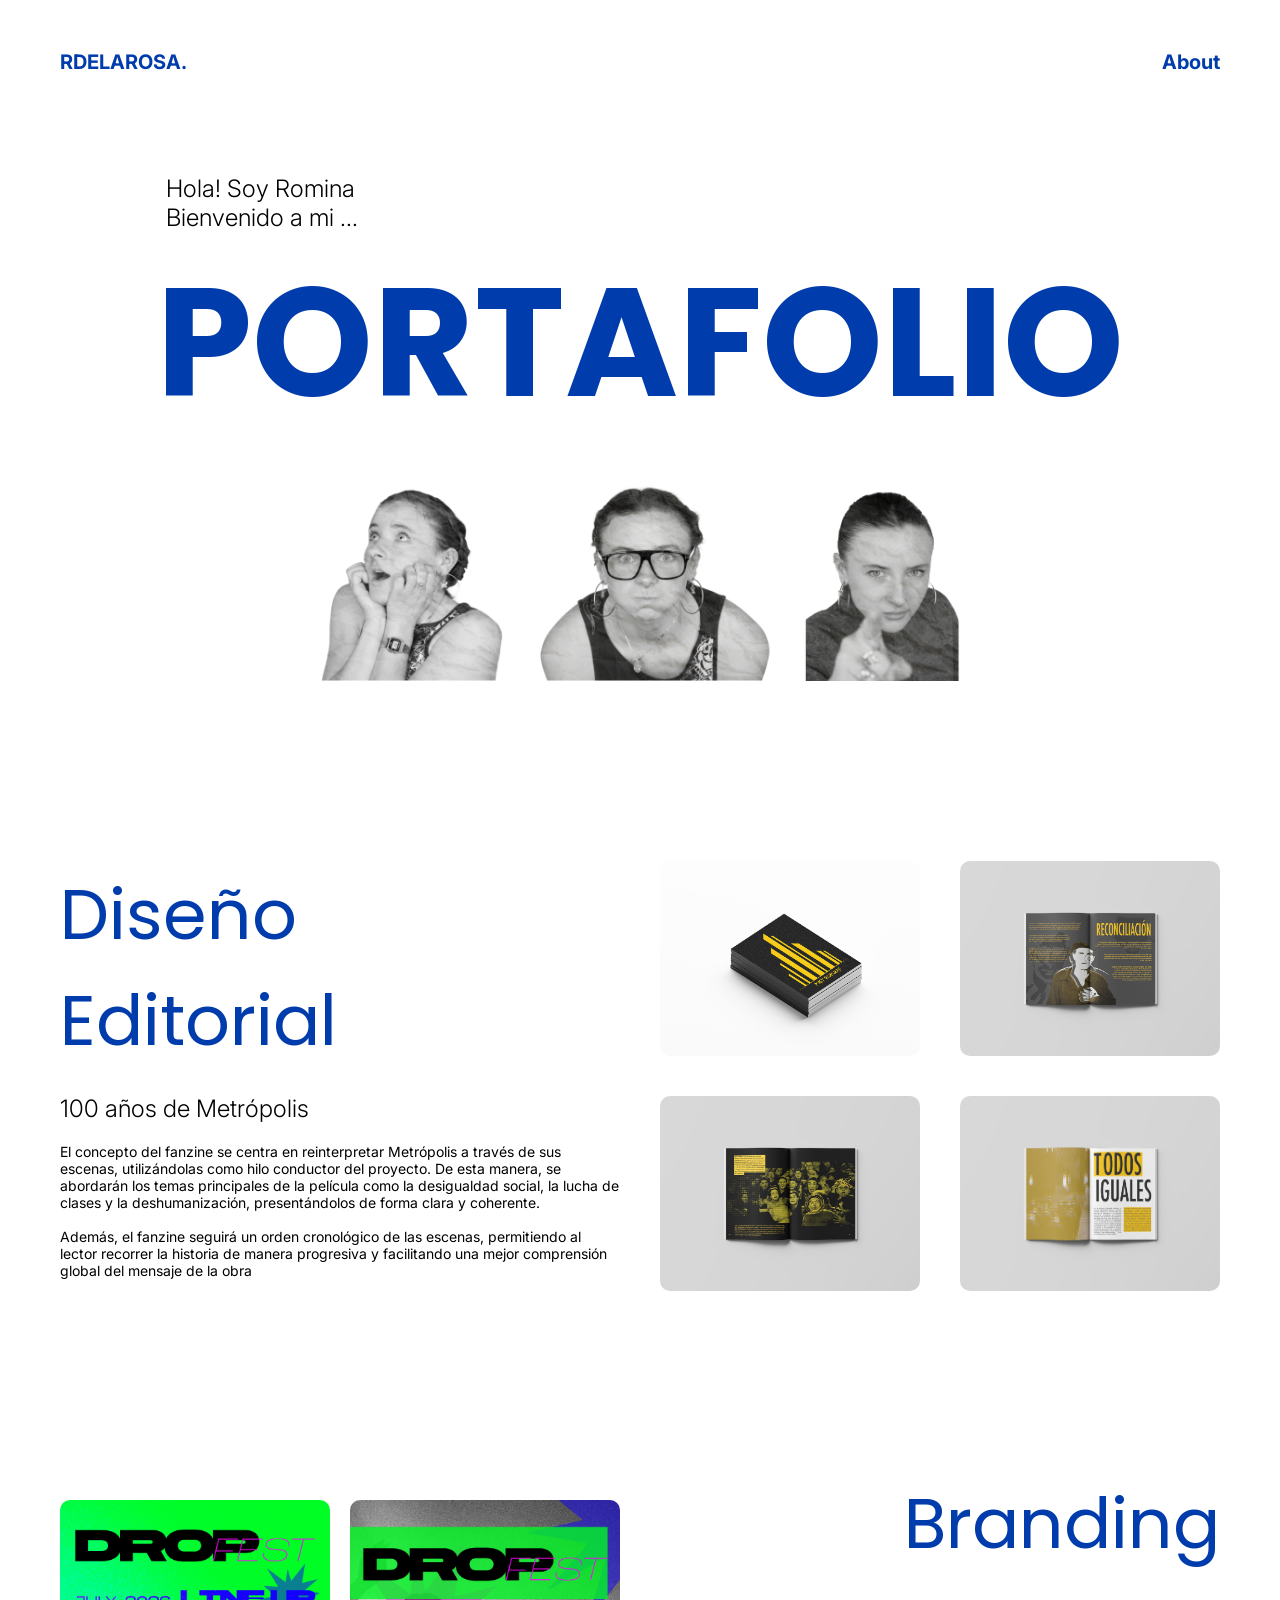
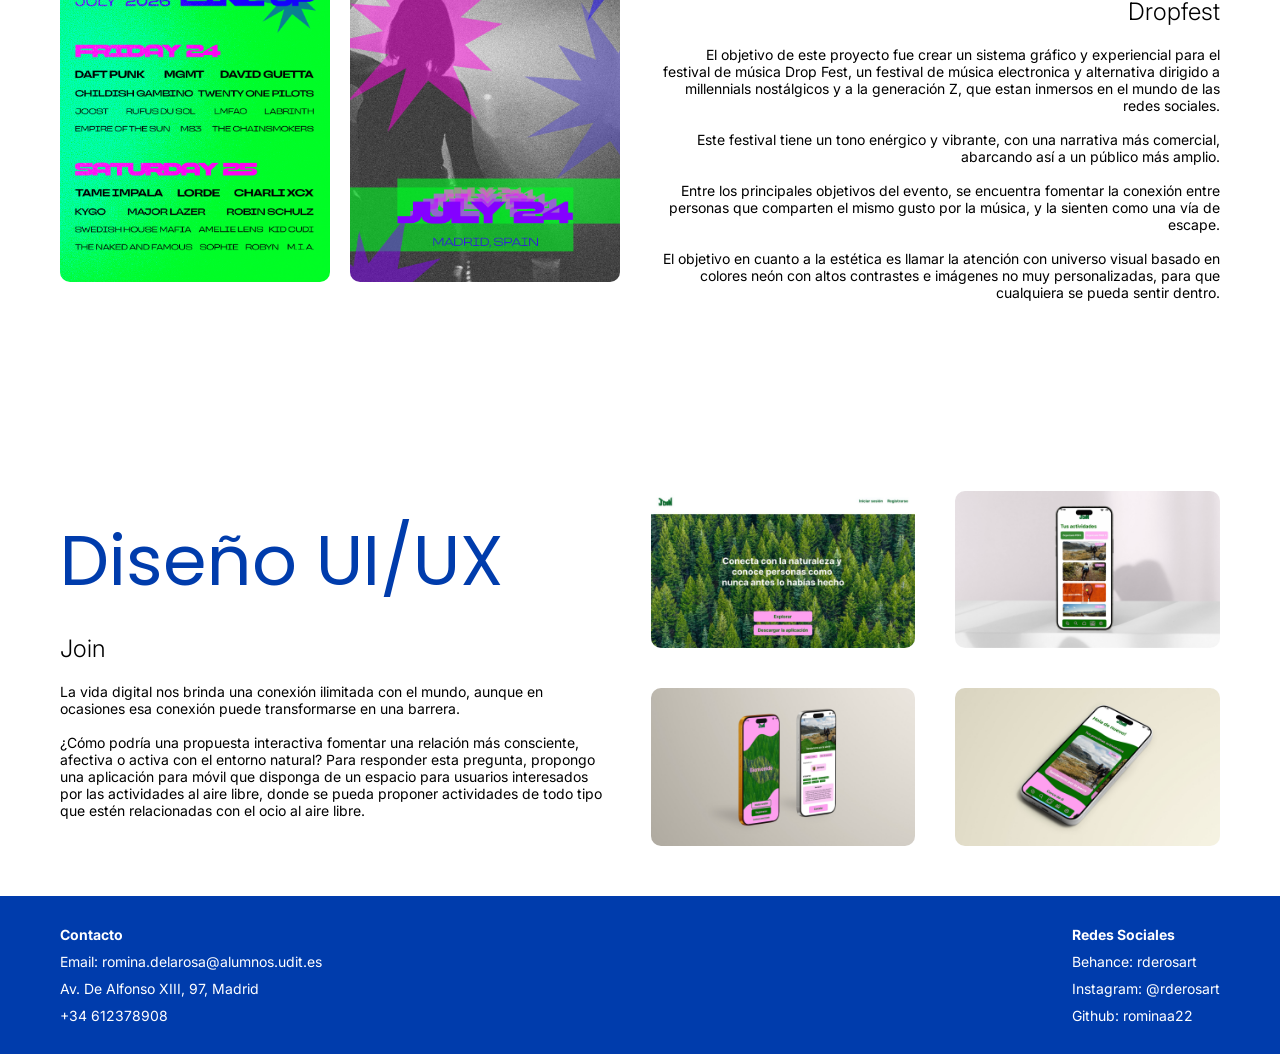
<file: index.html>
<!DOCTYPE html>
<html lang="en">
<head>
    <meta charset="UTF-8">
    <meta name="viewport" content="width=device-width, initial-scale=1.0">
    <title>Index</title>
    <link rel="stylesheet" href="css/style.css">

    <link rel="preconnect" href="https://fonts.googleapis.com">
    <link rel="preconnect" href="https://fonts.gstatic.com" crossorigin>
    <link href="https://fonts.googleapis.com/css2?family=Inter:ital,opsz,wght@0,14..32,100..900;1,14..32,100..900&display=swap" rel="stylesheet">

    <link rel="preconnect" href="https://fonts.googleapis.com">
    <link rel="preconnect" href="https://fonts.gstatic.com" crossorigin>
    <link href="https://fonts.googleapis.com/css2?family=Poppins:ital,wght@0,100;0,200;0,300;0,400;0,500;0,600;0,700;0,800;0,900;1,100;1,200;1,300;1,400;1,500;1,600;1,700;1,800;1,900&display=swap" rel="stylesheet">

</head>
<body>
    <header>
        <nav class="nav-desktop">
            <p>RDELAROSA.</p>
            <p><a href="about.html">About</a></p>
        </nav>
    </header>
    
    <section class="home">
        <div>
            <div class="titulos">
                <h4>Hola! Soy Romina <br>
                    Bienvenido a mi ...</h4>
                <h1>PORTAFOLIO</h1>
            </div>
        </div>
        
        <div class="imghome">
            <img src="media/tresyo.png" alt="tresyo">
        </div>
    </section>

    <main>
        <section class="editorial">
            <div class="texto-editorial">
                <div><h3>Diseño <br> Editorial</h3></div>
                <div>
                    <h4>100 años de Metrópolis</h4>
                    <p>El concepto del fanzine se centra en reinterpretar Metrópolis a través de sus escenas, utilizándolas como hilo
                        conductor del proyecto. De esta manera, se abordarán los temas principales de la película como la desigualdad
                        social, la lucha de clases y la deshumanización, presentándolos de forma clara y coherente.<br> <br>
                        Además, el fanzine seguirá un orden cronológico de las escenas, permitiendo al lector recorrer la historia de manera progresiva y facilitando una mejor comprensión global del mensaje de la obra</p>
                </div>
            </div>

            <div class="img">
                <img src="media/metro1.jpg" alt="metro1">
                <img src="media/metro2.jpg" alt="metro2">
                <img src="media/metro3.jpg" alt="metro3">
                <img src="media/metro4.jpg" alt="metro4">
            </div>
        </section>

        <section class="branding">
                <div class="texto-branding">
                    <div><h3>Branding</h3></div>
                    <div>
                        <h4>Dropfest</h4>
                        <p>El objetivo de este proyecto fue crear un sistema gráfico y experiencial para el festival de música Drop Fest, un festival de música electronica y alternativa dirigido a millennials nostálgicos y a la generación Z, que estan inmersos en el mundo de las redes sociales.<br> <br>
                            Este festival tiene un tono enérgico y vibrante, con una narrativa más comercial, abarcando así a un público más amplio.<br> <br>
                            Entre los principales objetivos del evento, se encuentra fomentar la conexión entre personas que comparten el mismo gusto por la música, y la sienten como una vía de escape.<br> <br>
                            El objetivo en cuanto a la estética es llamar la atención con universo visual basado en colores neón con altos contrastes e imágenes no muy personalizadas, para que cualquiera
                            se pueda sentir dentro.</p>
                    </div>
                </div>
                <div class="img-branding">
                    <img src="media/drop1.png" alt="1">
                    <img src="media/drop2.png" alt="2">
                    
                </div>
                   
        </section>

        <section class="app">
            <div class="texto-app">
                <div><h3>Diseño UI/UX</h3></div>
                <div>
                    <h4>Join</h4>
                    <p>La vida digital nos brinda una conexión ilimitada con el mundo, aunque en ocasiones esa conexión puede transformarse en una barrera.<br> <br>
                    ¿Cómo podría una propuesta interactiva fomentar una relación más consciente, afectiva o activa con el entorno natural?
                    Para responder esta pregunta, propongo una aplicación para móvil que disponga de un espacio para usuarios interesados por las actividades al aire libre, donde se pueda proponer actividades de todo tipo que estén relacionadas con el ocio al aire libre.</p>
                </div>
            </div>

            <div class="img-app">
                <img src="media/join1.png" alt="join1">
                <img src="media/join2.png" alt="join2">
                <img src="media/join3.png" alt="join3">
                <img src="media/join4.png" alt="join4">
            </div>
        </section>

    </main>

    <footer>
        <div class="footer-container">
          <div class="contact-info">
            <p>Contacto</p>
            <div>
              <p>Email: romina.delarosa@alumnos.udit.es</p>
              <p>Av. De Alfonso XIII, 97, Madrid</p>
              <p>+34 612378908</p>
            </div>
          </div>
          <div class="social-media">
            <p>Redes Sociales</p>
            <div>
              <p>Behance: rderosart</p>
              <p>Instagram: @rderosart</p>
              <p>Github: rominaa22</p>
            </div>
          </div>
        </div>
    </footer>
</body>
</html>
</file>
<file: css/style.css>
main {
    max-width: 1400px;
    margin: 0 60px;
}

body {
    margin: 0;
    padding: 0;
}

h1 {
    font-family: 'Poppins', sans-serif;
    font-size: clamp(48px, 12vw, 170px);
    font-weight: bold;
    color: #003CAC;
    margin: 0;
    width: fit-content;
    line-height: 0.8;
    margin: 40px 0 ; 
}

h3 {
    font-family: 'Poppins', sans-serif;
    font-size: clamp(32px, 6vw, 70px);
    font-weight: normal;
    color: #003CAC;
    margin: 0px 0;
}

h4 {
    font-family: 'Inter', sans-serif;
    font-size: clamp(18px, 3vw, 24px);
    font-weight: 300;
    margin: 20px 0;
}

p {
    font-family: 'Inter', sans-serif;
    font-size: clamp(12px, 1.5vw, 14px);
    margin: 10px 0;
}

/* HEADER */
header > nav {
    display: flex;
    flex-direction: row;
    justify-content: space-between;
    align-items: center;
    margin: 40px 60px;
}

header > .nav-desktop > p {
    font-weight: bold;
    font-size: 20px;
    color: #003CAC;
}

header > .nav-desktop > p > a {
    font-weight: bold;
    font-size: 20px;
    color: #003CAC;
    text-decoration: none;
}



/* HOME */
section.home {
    padding: 0 0 180px;
}

section.home > div {
    display: flex;
    justify-content: center;
}

section.home > div > div.titulos {
    display: flex;
    flex-direction: column;
    justify-content: center;
    margin: 40px 0 0 0;
}

section.home > div > div.titulos > h4 {
    margin: 10px 10px;
}

section.home > div.imghome {
    display: flex;
    justify-content: center;
    align-items: center;
    margin-top: 40px;
}

section.home > div.imghome > img {
    max-width: 100%;
    height: auto;
    width: 50%;
}

/* EDITORIAL */
main > section.editorial {
    display: flex;
    flex-direction: row;
    justify-content: space-between;
    align-items: center;
    padding: 0 0 180px;
    gap: 40px;
}

main > .editorial > div.texto-editorial {
    display: flex;
    flex-direction: column;
    align-items: flex-start;
    margin: 0;
    width: fit-content;
}


main > .editorial > div > div > p {
    max-width: 100%;
    width: fit-content;
    height: auto;
}

main > section.editorial > div.img > img {
    max-width: 100%;
    height: auto;
    border-radius: 10px;
    width: fit-content;
}

main > section.editorial > div.img {
    display: grid;
    grid-template-columns: repeat(2, 1fr);
    width: fit-content;
    gap: 40px;
}

main > section.editorial > div {
    display: flex;
    flex-direction: row;
    align-items: center;
    margin: 0;
    width: fit-content;
}



/* BRANDING */
main > section.branding {
    display: flex;
    flex-direction: row-reverse;
    justify-content: space-between;
    align-items: center;
    padding: 0 0 180px;
    gap: 40px;
}

.branding > div.texto-branding {
    flex: 1 1 50%;
    min-width: 0;
    display: flex;
    flex-direction: column;
    align-items: flex-end;
    margin: 0;
    text-align: right;
    justify-content: flex-end;
}

.branding > div.img-branding {
    flex: 1 1 50%;
    min-width: 0;
    display: flex;
    gap: 20px;
    justify-content: center;
}

.branding > div.img-branding > img {
    flex: 1 1 0;
    min-width: 0;
    max-width: 100%;
    height: auto;
    border-radius: 10px;
    object-fit: cover;
}


.branding > div.texto-branding {
    display: flex;
    flex-direction: column;
    align-items: flex-end;
    margin: 0;
    text-align: right;
    justify-content: flex-end;
}

.branding > div.texto-branding > div > p {
    width: 100%;
    height: auto;
}


/* APP */
main > section.app {
    display: flex;
    flex-direction: row;
    justify-content: space-between;
    align-items: center;
    padding: 0 0 50px;
}

main > section.app > div.texto-app {
    display: flex;
    flex-direction: column;
    align-items: flex-start;
    margin: 0;
    max-width: 600px;
}

main > section.app > div.texto-app > div > p {
    width: 100%;
    height: auto;
}

main > section.app > div.img-app > img {
    max-width: 100%;
    height: auto;
    border-radius: 10px;
    width: fit-content;
}

main > section.app > div.img-app {
    display: grid;
    grid-template-columns: repeat(2, 1fr);
    gap: 40px 40px;
    max-width: 600px;
}

main > section.app {
    display: flex;
    flex-direction: row;
    align-items: flex-start;
    align-items: center;
    margin: 0;
    gap: 40px;
}


/* ABOUT */

span {
    font-family: 'Poppins', sans-serif;
    font-size: clamp(55px, 12vw, 96px);
    font-weight: 500;
    color: #003CAC;
    width: fit-content;
    line-height: 0.8;
}

main > section.about {
    display: flex;
    flex-direction: row;
    justify-content: space-between;
    align-items: center;
    margin: 100px 0 0 0;
}

main > section.about > div.container-about {
    display: flex;
    justify-content: flex-start;
    flex-direction: column;
}

main > section.about > div.container-about > div.content {
    display: flex;
    flex-direction: row;
    justify-content: left;
    gap: 60px;
}

main > section.about > div.container-about > div.content > div.about-content {
    gap: 0px 90px;
    display: flex;
    flex-direction: column;
    justify-content: flex-start;
}


main > section.about > div.container-about > div > h3 {
    display: flex;
    flex-direction: column;
    justify-content: left;
    padding: 0 0 20px;
}

main > section.about > div.title-img {
    display: flex;
    flex-direction: row;
    justify-content: space-between;
    align-content: flex-start;
    padding: 0;
    gap: 40px;
}

main > section.about > div.container-img {
    position: relative;
    display: flex;
    justify-content: center;
    align-items: center;  
    width: clamp(220px, 40vw, 408px);
    aspect-ratio: 408 / 492;
}

main > section.about > div.container-img > div.rectangulo {
    width: 100%;
    height: 100%;
    background-color: #003CAC;
    border-radius: 20px;
    z-index: 1;
    position: absolute; 
}

main > section.about > div.container-img > img {
    position: relative;
    border-radius: 20px;
    z-index: 2;
    width: 80%;
    height: 80%;
    object-fit: cover;
}

main > section.about > .container-about > div.content > div.about-content > div > i {
    font-size: 30px;
    color: #003CAC;
    margin-right: 15px;
    cursor: pointer;
    display: inline-block;
    transition: transform 0.2s ease, color 0.3s ease;
}

main > section.about > .container-about > div.content > div.about-content > div > i:hover {
    color: #000000;
    transform: scale(1.2);
}



/* GALERIA */
main > section#galeria > div.galeria > img {
    width: 100%;
    height: 243px;
    object-fit: cover;
    border-radius: 10px;
    cursor: pointer;
    display: block;
    transition: transform 0.3s ease;
}

main > section#galeria > div.galeria > img:hover {
    transform: scale(1.04);
}

main > section#galeria > div.galeria {
  display: grid;
  grid-template-columns: repeat(3, 1fr);
  gap: 30px;
}

main > section#galeria {
  display: flex;
  align-content: center;
  flex-direction: column;
  padding: 0 0 50px;
}

main > section#galeria > h3 {
  display: flex;
  justify-content: center;
  align-items: center;
  margin: 100px 0px 20px 0px;
}

/* FOOTER */

footer {
  background-color:#003CAC;
  color: white;
  padding: 0;
}

.footer-container {
  display: flex;
  flex-direction: row;
  justify-content: space-between;
  padding: 20px 60px 20px 60px;
}

.footer-container > div > p:first-child {
  font-weight: bold;
}


/* MEDIA QUERIES */
@media screen and (max-width: 1000px) {
    main {
        margin: 0 40px;
    }

    main > section.editorial > div.img,
    main > section.branding > div.img-branding,
    main > section.app > div.img-app {
        gap: 20px;
    }

    main > section.editorial,
    main > section.branding {
        padding: 0 0 120px;
    }

}

@media screen and (max-width: 947px) {
    main > section.about {
        flex-direction: column;
        margin: 60px 0 0 0;
        gap: 60px;
    }
}

@media screen and (max-width: 720px) {
    header > nav {
        margin: 40px;
    }

    main {
        margin: 0 40px;
    }

    section.home {
        padding: 0 0 100px;
    }

    main > section.about > div.container-about > div > h3 {
        padding: 0 0 10px;
    }

    main > section#galeria > h3 {
        margin: 60px 0px 20px 0px;
    }

    main > section#galeria {
        padding: 0 0 20px;
    }

    main > section.editorial,
    main > section.branding {
        padding: 0 0 80px;
        flex-direction: column;
        align-items: center;
    }

    main > section#galeria > div.galeria > img:last-child:nth-child(odd) {
        display: none;
    }

    /* EDITORIAL */
    .editorial > div.texto-editorial {
        flex-direction: column;
    }


    /* BRANDING */
    .branding > div.texto-branding {
        text-align: left;
    }

    .branding > div.texto-branding > div > p {
        width: auto;
        height: auto;
        text-align: left;
    }


    /* APP */
    main > section.app {
        flex-direction: column;
        align-items: center;
        width: 100%;
    }
    
    main > section#galeria > div.galeria {
        grid-template-columns: repeat(2, 1fr)
    }

}


@media screen and (max-width: 520px) {
    .footer-container {
        flex-direction: column;
        align-items: center;
        text-align: center;
        padding: 10px;
    }
}


@media screen and (max-width: 480px) {
    header > nav {
        margin: 30px;
    }
    
    header > .nav-desktop > p {
        font-weight: bold;
        font-size: 15px;
    }

    header > .nav-desktop > p > a {
        font-weight: bold;
        font-size: 15px;
    }

    main > section.about > div.container-about > div > h3 {
        padding: 0;
    }
    
    main > section.about {
        margin: 30px 0 0 0;
    }

    section.home {
        padding: 0 0 60px;
    }

    main {
        margin: 0 30px 0 30px;
    }

    main > section.editorial,
    main > section.branding {
        padding: 0 0 80px;
    }

    main > section#galeria > div.galeria {
        grid-template-columns: repeat(1, 1fr)
    }

    @media screen and (max-width: 480px) {
        main > section#galeria > div.galeria > img:last-child:nth-child(odd) {
            display: block;
        }
    }
}
</file>
